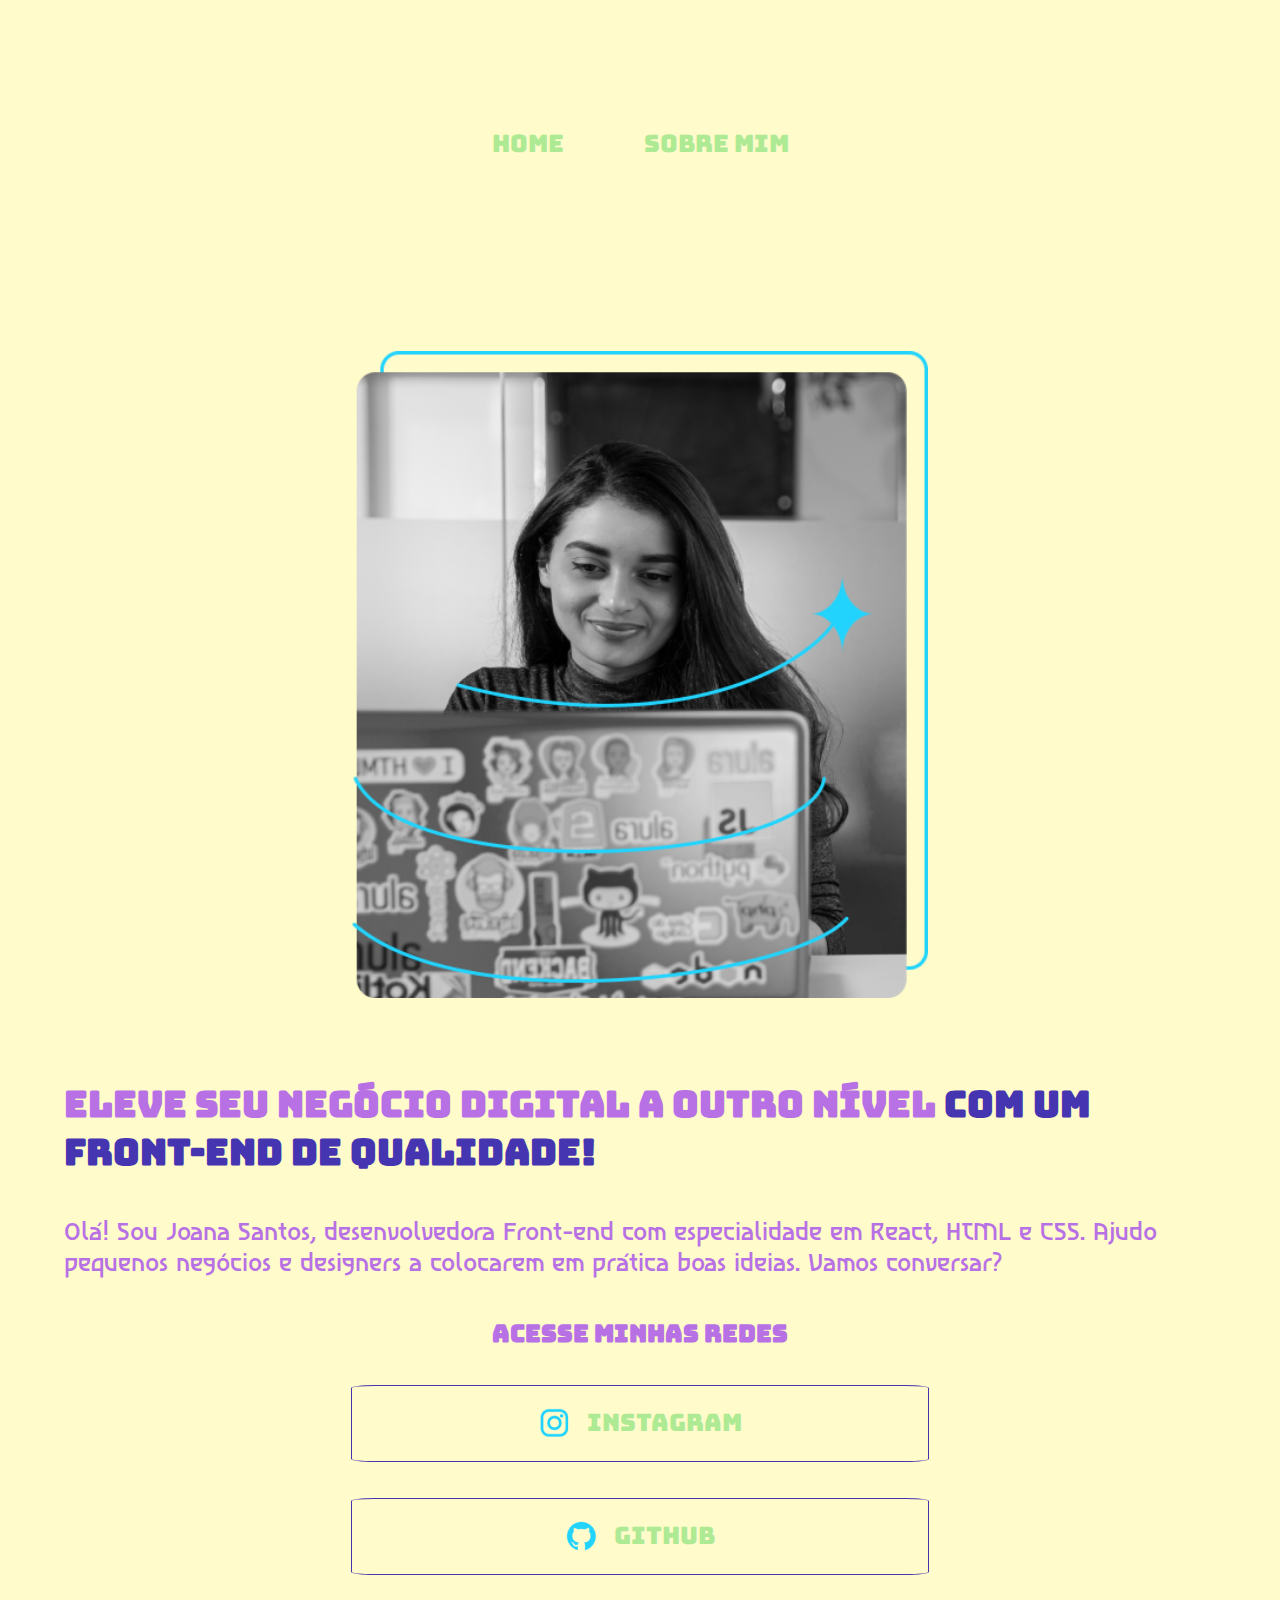
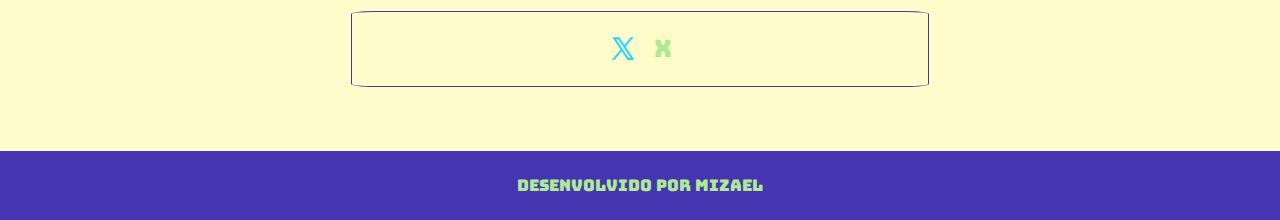
<file: index.html>
<!DOCTYPE html>
<html lang="pt-br">
<head>
    <meta charset="UTF-8"> 
    <meta http-equiv="X-UA-Compatible" content="IE=edge">
    <meta name="viewport" content="width=device-width, initial-scale=1.0">
    <title>Portifolio</title>
    <link rel="stylesheet" href="/styles/style.css">
</head>
<body>
    <header class="cabecalho">
        <nav class="cabecalho_menu">
            <a class="cabecalho_links" href="index.html">Home</a>
            <a class="cabecalho_links" href="/styles/about.html">Sobre mim</a>
        </nav>
    </header>
    <main class="apresentacao">
        <section class="apresentacao__conteudo">
            <h1 class="apresentacao__conteudo__titulo">Eleve seu negócio digital a outro nível <strong class="titulo-destaque">com um Front-end de qualidade!
            </strong></h1>
            <p class="apresentacao__conteudo__texto">Olá! Sou Joana Santos, desenvolvedora 
            Front-end com especialidade em React, HTML e
            CSS. Ajudo pequenos negócios e designers a 
            colocarem em prática boas ideias. Vamos 
            conversar?</p>
            <div class="links__apresentacao">
                <h2 class="apresentacao_subtitulo">Acesse minhas redes</h2>
                <a class="links_navegacao" href="https://instagram.com">
                    <img src="/assets/instagram.png">Instagram</a>
                <a class="links_navegacao" href="https://github.com/mizaelsantos">
                    <img src="/assets/github.png">GitHub</a>
                <a class="links_navegacao" href="https://x.com">
                    <img src="/assets/twitter-novo.png">X</a>
            </div>    
        </section>
        <img class="apresentacao_imagem" src="/assets/Imagem.png" alt="Foto da Joana Santos programando">
    </main>
    <footer class="rodape">
        <p>Desenvolvido por Mizael</p>
    </footer>
</body>
</html>
</file>
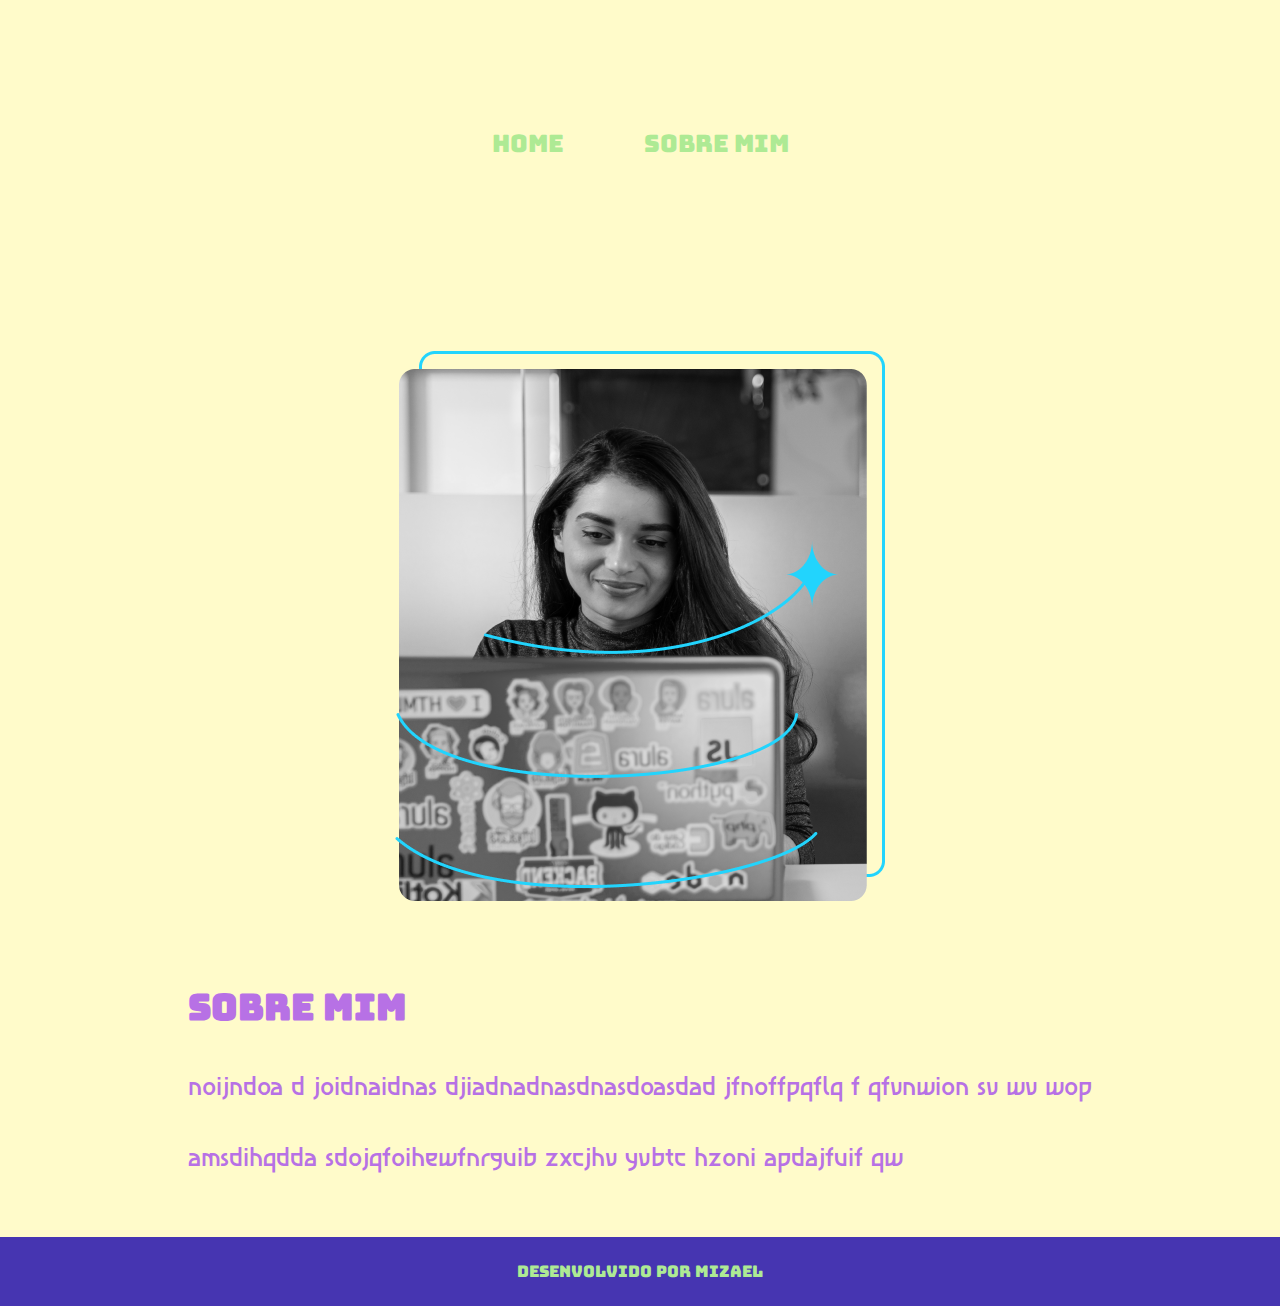
<file: styles/about.html>
<!DOCTYPE html>
<html lang="pt-br">
<head>
    <meta charset="UTF-8">
    <meta name="viewport" content="width=device-width, initial-scale=1.0">
    <title>Sobre mim</title>
    <link rel="stylesheet" href="/styles/style.css">
</head>
<body>
    <header class="cabecalho">
        <nav class="cabecalho_menu">
            <a class="cabecalho_links" href="/Portifolio-HTML-e-CSS-aula_4/index.html">Home</a>
            <a class="cabecalho_links" href="/styles/about.html">Sobre mim</a>
        </nav>
    </header>

    <main class="apresentacao">
        <section class="apresentacao__conteudo">
            <h1 class="apresentacao__conteudo__titulo">Sobre mim</h1>
            <p class="apresentacao__conteudo__texto">noijndoa d joidnaidnas djiadnadnasdnasdoasdad jfnoffpqflq f qfvnwion sv wv wop</p>
            <p class="apresentacao__conteudo__texto">amsdihqdda sdojqfoihewfnrguib zxcjhv yvbtc hzoni apdajfuif  qw</p>
        </section>
       <img src="/assets/Imagem.png" alt="Foto da Joana Santos programando">
    </main>

    <footer class="rodape">
        <p>Desenvolvido por Mizael</p>
    </footer>
</body>
</html>
</file>
<file: styles/style.css>
@import url('https://fonts.googleapis.com/css2?family=Asimovian&family=Bungee&display=swap');

:root {
    --cor-primaria: #FFFBCA;
    --cor-secundaria: #B771E5;
    --cor-terciaria: #4635B1;
    --cor-hover: #AEEA94;

    --fonte-primaria: "Bungee", sans-serif;
    --fonte-secundaria: "Asimovian", sans-serif;
}

* { margin: 0;
    padding: 0;    
}

body{
    height: 100vh;
    box-sizing: border-box; 
    background-color:var(--cor-primaria);
    color: var(--cor-secundaria);
}

.cabecalho {
    padding: 2% 0% 0% 15%;
}
.cabecalho_menu {
    display: flex;
    gap: 80px;
}
.cabecalho_links {
    font-family: var(--fonte-primaria);
    font-size: 1.5rem;
    color: var(--cor-hover);
    text-decoration: none;
}

.cabecalho_links:hover {
    color: var(--cor-secundaria);
    transition: 0.7s;
}

.apresentacao {
    padding: 5% 15%;
    display: flex;
    align-items: center;
    justify-content: space-between;
    gap: 82px;
}

.apresentacao__conteudo {
    width: 50%;
    display: flex;
    flex-direction: column;
    gap: 40px;
}

.apresentacao__conteudo__titulo {
    font-family: var(--fonte-primaria);
    font-size: 2.25rem;
    
}

.apresentacao__conteudo__texto {
    font-family: var(--fonte-secundaria);
    font-size: 1.5rem;

}

.titulo-destaque {
    color: var(--cor-terciaria);
}


.links__apresentacao {
    display: flex;
    justify-content: center;
    flex-direction: column;
    justify-content: space-between;
    align-items: center;
    gap: 36px;
}

.links_navegacao {
    /*background-color: #c230bb;*/
    display: flex;
    justify-content: center;
    gap: 16px;
    border: 1px solid var(--cor-terciaria);
    width: 50%;
    text-align: center;
    border-radius: 4%;
    font-size: 1.5rem;
    padding: 21.5px 0;
    text-decoration: none;
    color: var(--cor-hover);
    font-family: var(--fonte-primaria);
}

.apresentacao_subtitulo {
    font-family: var(--fonte-primaria);
    font-size: 1.5rem;
}
.links_navegacao:hover {
    background-color: var(--cor-secundaria);
    transition: 0.7s;
}

.apresentacao_imagem {
    width: 50%;

}

.rodape {
    padding: 24px;
    color: var(--cor-hover);
    background-color: var(--cor-terciaria);
    text-align: center;
    font-family: var(--fonte-primaria);
    font-weight: 400;
}

@media (max-width: 1400px) {
    .cabecalho {
        padding: 10%;
    }
    .cabecalho_menu{
        justify-content: center;
    }
    .apresentacao {
        flex-direction: column-reverse;
        padding: 5%;
    }

    .apresentacao__conteudo {
        width: auto;
    }
}
</file>
